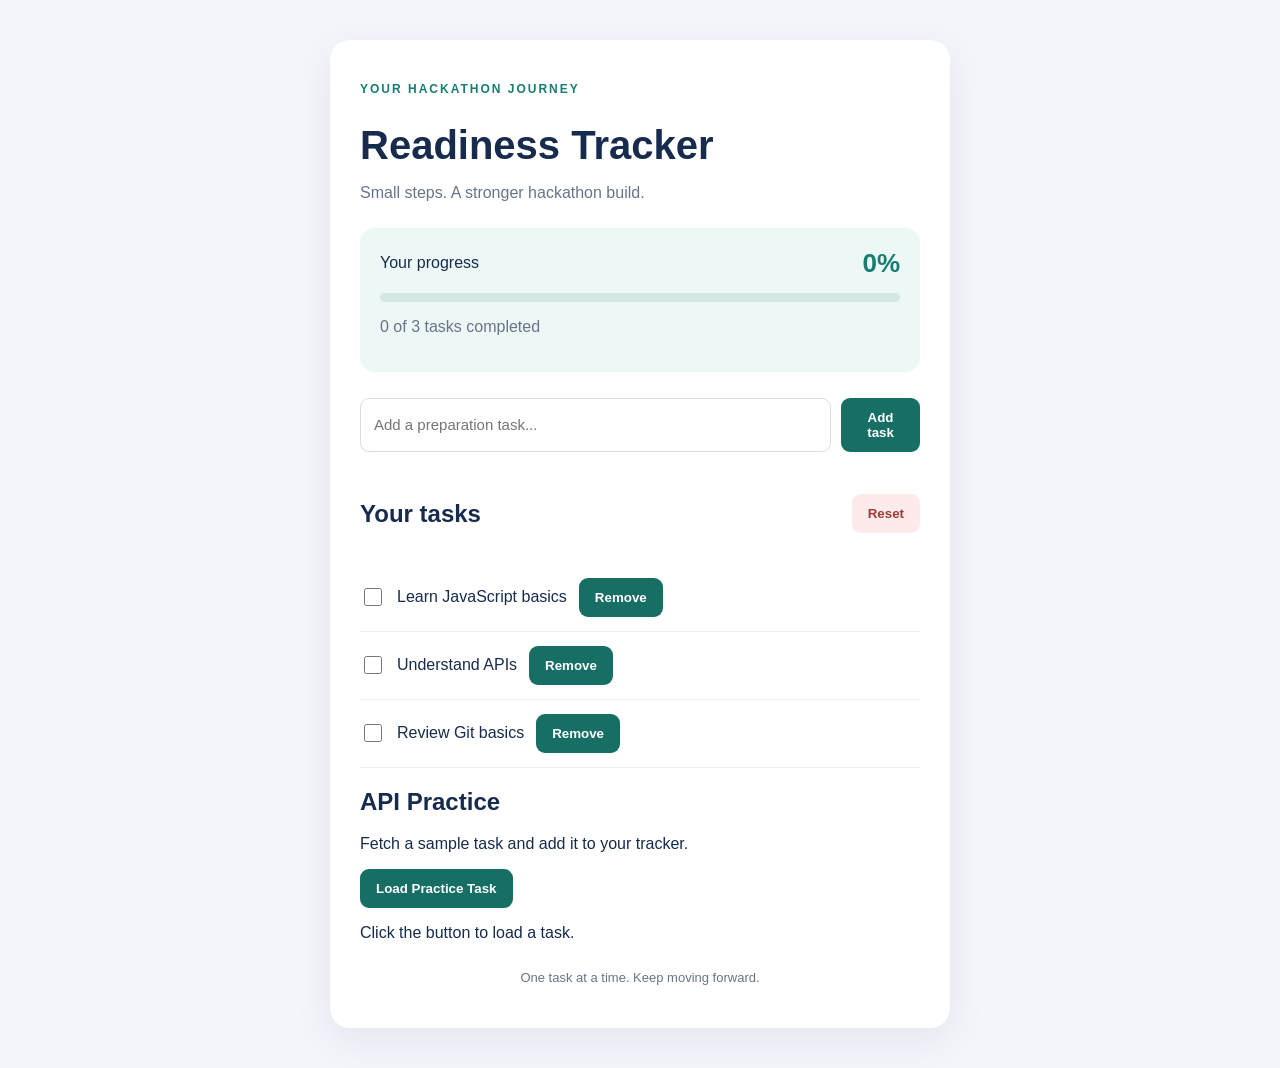
<file: index.html>
<!DOCTYPE html>
<html lang="en">
<head>
  <meta charset="UTF-8">
  <meta name="viewport" content="width=device-width, initial-scale=1.0">
  <title>Hackathon Readiness Tracker</title>
  <link rel="stylesheet" href="style.css">
  <script src="script.js" defer></script>
</head>
<body>
  <main class="app">
    <p class="eyebrow">YOUR HACKATHON JOURNEY</p>
    <h1>Readiness Tracker</h1>
    <p class="subtitle">Small steps. A stronger hackathon build.</p>

    <section class="progress-card">
      <div class="progress-heading">
        <span>Your progress</span>
        <strong id="percentage">0%</strong>
      </div>
      <div class="progress-track">
        <div id="progress-bar"></div>
      </div>
      <p id="progress-text">0 of 3 tasks completed</p>
    </section>

    <form id="task-form">
      <input id="task-input" type="text"
        placeholder="Add a preparation task..." maxlength="100"
        required>
      <button type="submit">Add task</button>
    </form>

    <section>
      <div class="section-heading">
        <h2>Your tasks</h2>
        <button id="reset-button" class="reset-button" type="button">
          Reset
        </button>
      </div>
      <ul id="task-list"></ul>

      
    <section class="api-card">
      <h2>API Practice</h2>
      <p>Fetch a sample task and add it to your tracker.</p>

      <button id="load-task-button" type="button">
        Load Practice Task
      </button>

      <p id="api-result" aria-live="polite">
        Click the button to load a task.
      </p>

      <button id="add-api-task-button" type="button" hidden>
        Add to Tracker
      </button>
    </section>

    </section>

    <p class="footer">One task at a time. Keep moving forward.</p>
  </main>
</body>
</html>
</file>
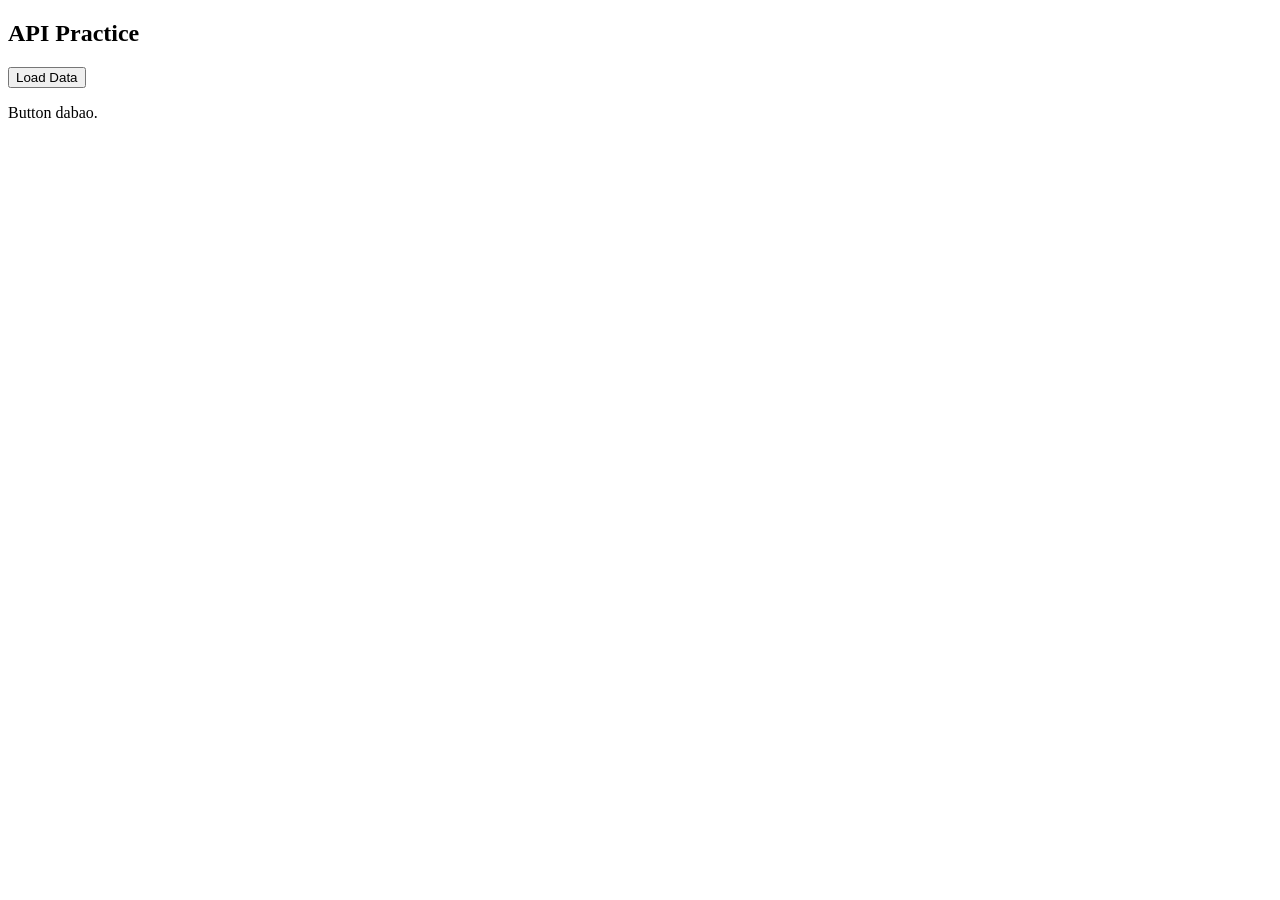
<file: api-practice.html>
<!DOCTYPE html>
<html lang="en">
<head>
  <meta charset="UTF-8">
  <title>API Practice</title>
</head>
<body>
  <h2>API Practice</h2>
  <button id="loadBtn">Load Data</button>
  <p id="result">Button dabao.</p>

  <script>
    async function loadData() {
      const result = document.getElementById("result");
      result.textContent = "Loading...";

      try {
        const response = await fetch(
           
          "https://jsonplaceholder.typicode.com/todos/1"
        );

        if (!response.ok) {
          throw new Error("Request failed");
        }

        const data = await response.json();


        

        result.textContent = data.title;
      } catch (error) {
        result.textContent = "Error: " + error.message;
      }
    }

    document.getElementById("loadBtn")
      .addEventListener("click", loadData);
  </script>
</body>
</html>
</file>
<file: style.css>
* {
  box-sizing: border-box;
}

body {
  margin: 0;
  min-height: 100vh;
  padding: 40px 16px;
  font-family: Arial, sans-serif;
  background: #f2f5fa;
  color: #172b4d;
}

.app {
  max-width: 620px;
  margin: 0 auto;
  padding: 30px;
  background: white;
  border-radius: 20px;
  box-shadow: 0 12px 40px #172b4d12;
}

.eyebrow {
  color: #167d70;
  font-size: 12px;
  font-weight: bold;
  letter-spacing: 2px;
}

h1 {
  margin-bottom: 8px;
  font-size: clamp(28px, 6vw, 40px);
}

.subtitle, #progress-text, .footer {
  color: #66758a;
}

.progress-card {
  margin: 26px 0;
  padding: 20px;
  background: #edf7f5;
  border-radius: 14px;
}

.progress-heading, .section-heading {
  display: flex;
  align-items: center;
  justify-content: space-between;
  gap: 12px;
}

#percentage {
  color: #167d70;
  font-size: 26px;
}

.progress-track {
  height: 9px;
  margin-top: 14px;
  overflow: hidden;
  background: #d5e7e3;
  border-radius: 20px;
}

#progress-bar {
  width: 0%;
  height: 100%;
  background: #168574;
  border-radius: 20px;
  transition: width 0.25s ease;
}

#task-form {
  display: flex;
  gap: 10px;
  margin-bottom: 28px;
}

input {
  width: 100%;
  min-width: 0;
  padding: 13px;
  border: 1px solid #d7deea;
  border-radius: 9px;
  font-size: 15px;
}

button {
  padding: 12px 16px;
  border: 0;
  border-radius: 9px;
  background: #176e65;
  color: white;
  font-weight: bold;
  cursor: pointer;
}

button:hover {
  opacity: 0.88;
}

.reset-button {
  background: #fcebea;
  color: #a33a36;
}

ul {
  padding: 0;
  list-style: none;
}

li {
  display: flex;
  align-items: center;
  gap: 12px;
  padding: 14px 0;
  border-bottom: 1px solid #edf0f5;
  overflow-wrap: anywhere;
}

li input {
  width: 18px;
  min-width: 18px;
  height: 18px;
  accent-color: #168574;
}

li.completed span {
  color: #8994a5;
  text-decoration: line-through;
}

.footer {
  margin-top: 28px;
  font-size: 13px;
  text-align: center;
}

@media (max-width: 480px) {
  .app {
    padding: 21px;
  }

  #task-form {
    flex-direction: column;
  }

  #task-form button {
    width: 100%;
  }
}
</file>
